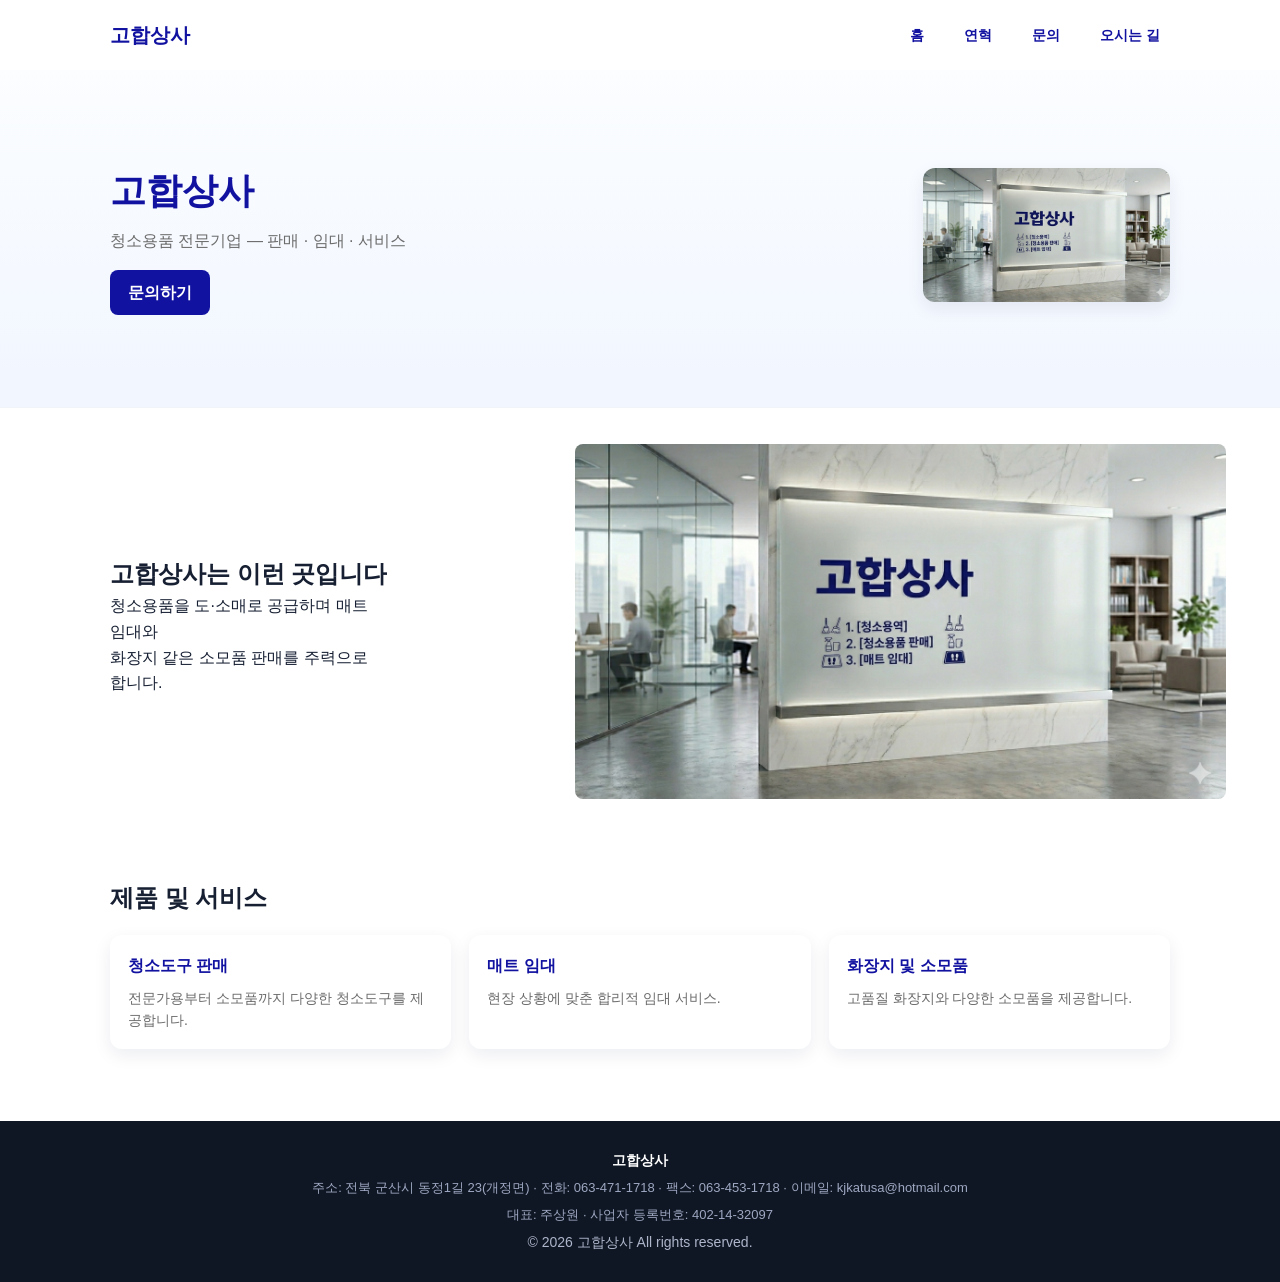
<file: Pages/index.html>
<!doctype html>
<html lang="ko">
<head>
  <meta charset="utf-8" />
  <meta name="viewport" content="width=device-width,initial-scale=1" />
  <title>고합상사</title>
  <link rel="stylesheet" href="css/style.css" />
</head>
<body>
  <div id="site-header"></div>

  <main>
    <section id="hero" class="section hero">
      <div class="container">
        <div class="hero-left">
          <h1>고합상사</h1>
          <p>청소용품 전문기업 — 판매 · 임대 · 서비스</p>
          <a class="hero-cta" href="contact.html">문의하기</a>
        </div>
        <div class="hero-right">
          <img src="assets/logo.png" alt="깨끗함을 상징하는 이미지" class="hero-img" />
        </div>
      </div>
    </section>

    <section id="about" class="section">
      <div class="container two-col">
        <div style="margin-right: 120px;">
          <h1 class="nowrap">고합상사는 이런 곳입니다</h1>
          <p>청소용품을 도·소매로 공급하며 매트 임대와</br>화장지 같은 소모품 판매를 주력으로 합니다.</p>
        </div>
        <div>
            <img src="assets/logo.png" alt="회사 이미지" />
        </div>
      </div>
    </section>

    <section id="products" class="section">
      <div class="container">
        <h2>제품 및 서비스</h2>
        <div class="service-grid">
          <div class="service-card">
            <h3>청소도구 판매</h3>
            <p>전문가용부터 소모품까지 다양한 청소도구를 제공합니다.</p>
          </div>
          <div class="service-card">
            <h3>매트 임대</h3>
            <p>현장 상황에 맞춘 합리적 임대 서비스.</p>
          </div>
          <div class="service-card">
            <h3>화장지 및 소모품</h3>
            <p>고품질 화장지와 다양한 소모품을 제공합니다.</p>
          </div>
        </div>
      </div>
    </section>
  </main>

  <div id="site-footer"></div>
  <script src="js/include.js"></script>
</body>
</html>
</file>
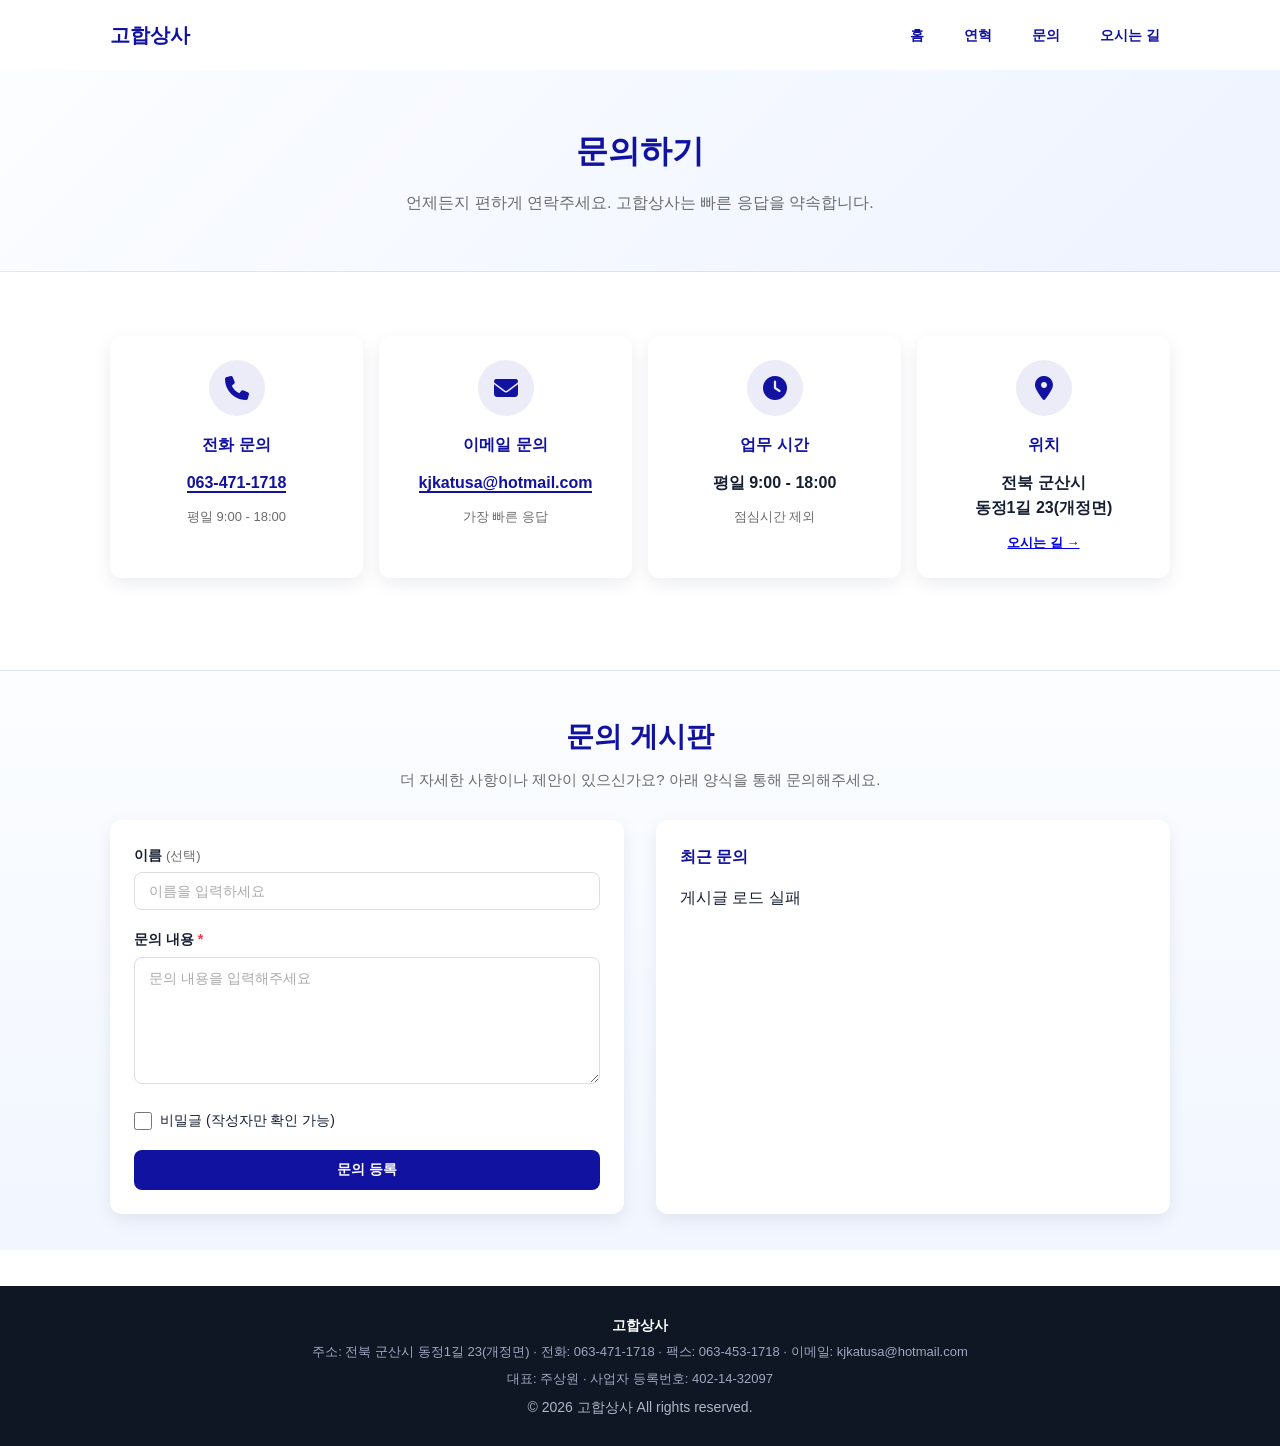
<file: Pages/contact.html>
<!doctype html>
<html lang="ko">
<head>
  <meta charset="utf-8" />
  <meta name="viewport" content="width=device-width,initial-scale=1" />
  <title>문의 - 고합상사</title>
  <link rel="stylesheet" href="css/style.css" />
  <link rel="stylesheet" href="https://cdnjs.cloudflare.com/ajax/libs/font-awesome/6.5.2/css/all.min.css" />
</head>
<body>
  <div id="site-header"></div>

  <main>
    <!-- 연락처 섹션 -->
    <section class="section contact-hero">
      <div class="container">
        <div class="contact-header">
          <h1>문의하기</h1>
          <p>언제든지 편하게 연락주세요. 고합상사는 빠른 응답을 약속합니다.</p>
        </div>
      </div>
    </section>

    <!-- 연락처 정보 카드 -->
    <section class="section container">
      <div class="contact-cards">
        <!-- 전화 카드 -->
        <div class="contact-card">
          <div class="contact-card-icon">
            <i class="fas fa-phone"></i>
          </div>
          <h3>전화 문의</h3>
          <p class="contact-info"><a href="tel:063-471-1718">063-471-1718</a></p>
          <p class="contact-detail">평일 9:00 - 18:00</p>
        </div>

        <!-- 이메일 카드 -->
        <div class="contact-card">
          <div class="contact-card-icon">
            <i class="fas fa-envelope"></i>
          </div>
          <h3>이메일 문의</h3>
          <p class="contact-info"><a href="mailto:kjkatusa@hotmail.com">kjkatusa@hotmail.com</a></p>
          <p class="contact-detail">가장 빠른 응답</p>
        </div>

        <!-- 시간 카드 -->
        <div class="contact-card">
          <div class="contact-card-icon">
            <i class="fas fa-clock"></i>
          </div>
          <h3>업무 시간</h3>
          <p class="contact-info">평일 9:00 - 18:00</p>
          <p class="contact-detail">점심시간 제외</p>
        </div>

        <!-- 위치 카드 -->
        <div class="contact-card">
          <div class="contact-card-icon">
            <i class="fas fa-map-marker-alt"></i>
          </div>
          <h3>위치</h3>
          <p class="contact-info">전북 군산시<br>동정1길 23(개정면)</p>
          <p class="contact-detail"><a href="map.html" class="link-arrow">오시는 길 →</a></p>
        </div>
      </div>
    </section>

    <!-- 게시판 섹션 -->
    <section class="section board-section">
      <div class="container">
        <div class="board-header">
          <h2>문의 게시판</h2>
          <p>더 자세한 사항이나 제안이 있으신가요? 아래 양식을 통해 문의해주세요.</p>
        </div>

        <div class="board-content">
          <!-- 게시판 폼 -->
          <div class="board-form-wrapper">
            <form id="post-form" class="board-form">
              <div class="form-group">
                <label for="post-author" class="form-label">이름 <span class="optional">(선택)</span></label>
                <input id="post-author" type="text" placeholder="이름을 입력하세요" class="form-input" />
              </div>

              <div class="form-group">
                <label for="post-content" class="form-label">문의 내용 <span class="required">*</span></label>
                <textarea id="post-content" rows="5" placeholder="문의 내용을 입력해주세요" class="form-textarea" required></textarea>
              </div>

              <div class="form-group">
                <label class="form-checkbox">
                  <input id="post-secret" type="checkbox" />
                  <span>비밀글 (작성자만 확인 가능)</span>
                </label>
              </div>

              <div class="form-group" id="password-group" style="display:none;">
                <label for="post-password" class="form-label">비밀번호 <span class="required">*</span></label>
                <input id="post-password" type="password" placeholder="4자 이상의 비밀번호를 입력하세요" class="form-input" />
              </div>

              <button id="post-submit" type="submit" class="btn btn-primary">문의 등록</button>
            </form>

            <!-- 폼 제출 피드백 -->
            <div id="form-feedback" class="form-feedback"></div>
          </div>

          <!-- 게시글 목록 -->
          <div class="board-list-wrapper">
            <h3>최근 문의</h3>
            <div id="posts-list" class="posts-list"></div>
            <div id="pagination" class="pagination"></div>
          </div>
        </div>
      </div>
    </section>
  </main>

  <div id="site-footer"></div>
  <script src="js/board.js"></script>
  <script src="js/include.js"></script>
  <script>
    // 비밀글 체크박스 이벤트
    document.getElementById('post-secret').addEventListener('change', function() {
      const passwordGroup = document.getElementById('password-group');
      const passwordInput = document.getElementById('post-password');
      if (this.checked) {
        passwordGroup.style.display = 'block';
        passwordInput.required = true;
      } else {
        passwordGroup.style.display = 'none';
        passwordInput.required = false;
        passwordInput.value = '';
      }
    });
  </script>
</body>
</html>
</file>
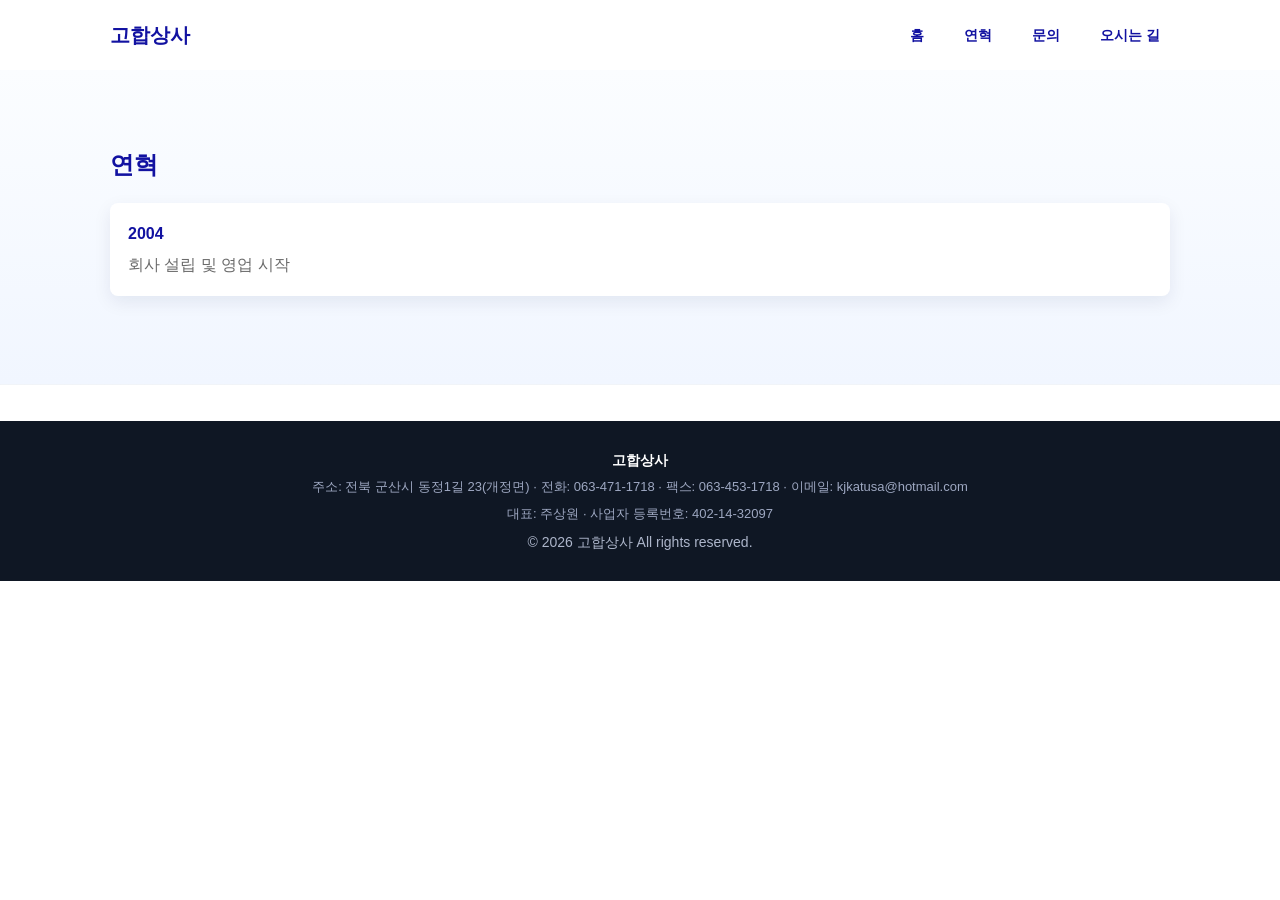
<file: Pages/history.html>
<!doctype html>
<html lang="ko">
<head>
  <meta charset="utf-8" />
  <meta name="viewport" content="width=device-width,initial-scale=1" />
  <title>고합상사</title>
  <link rel="stylesheet" href="css/style.css" />
</head>
<body>
  <div id="site-header"></div>

  <main>
    <section class="timeline">
      <div class="container">
        <h2>연혁</h2>
        <div class="entry">
          <strong>2004</strong>
          <p>회사 설립 및 영업 시작</p>
        </div>
        
        <!-- 이후 추가시 수정
        <div class="entry">
          <strong>2026</strong>
          <p>제품군 확장 및 파트너십 체결</p>
        </div>
        -->

      </div>
    </section>
  </main>

  <div id="site-footer"></div>
  <script src="js/include.js"></script>
</body>
</html>
</file>
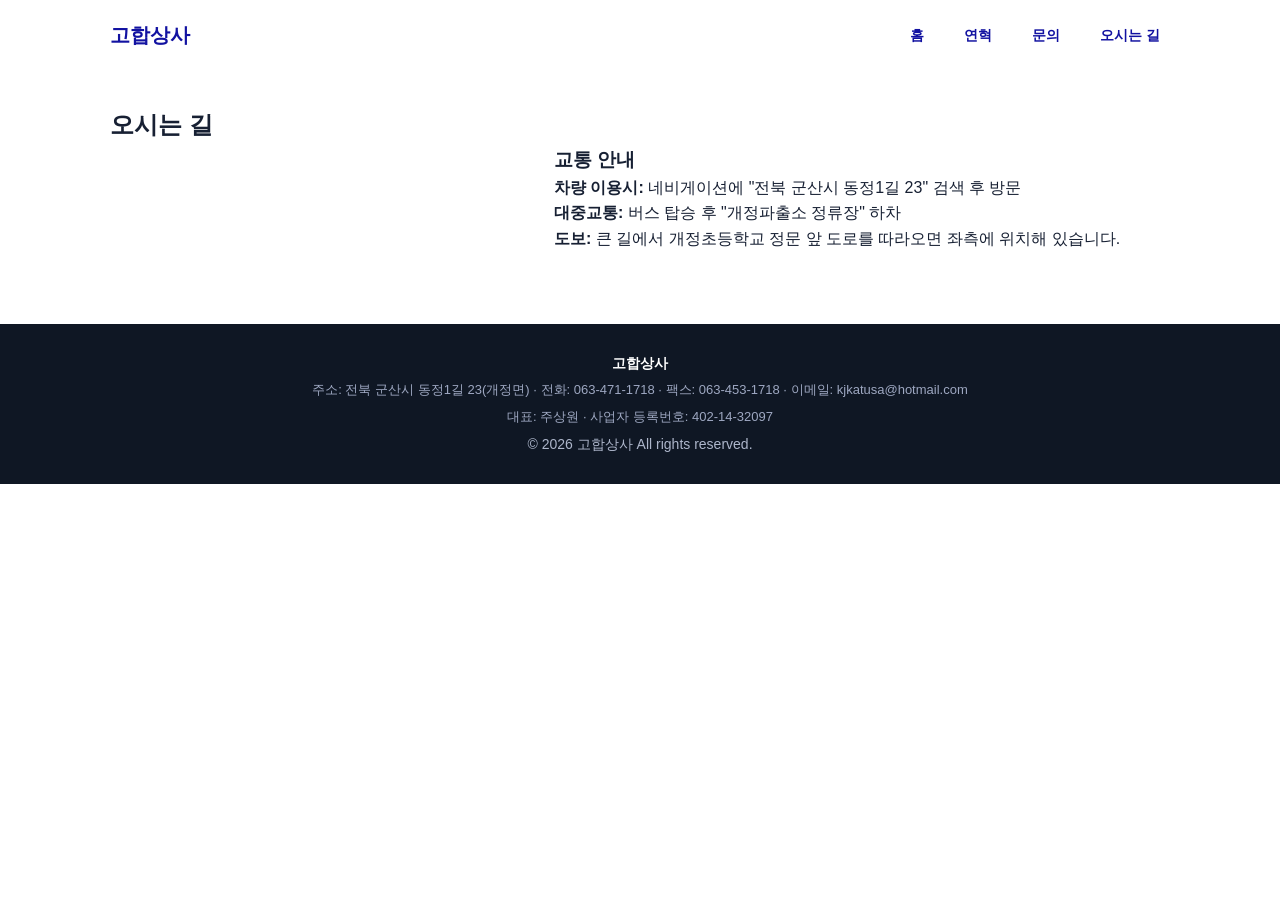
<file: Pages/map.html>
<!doctype html>
<html lang="ko">
<head>
  <meta charset="utf-8" />
  <meta name="viewport" content="width=device-width,initial-scale=1" />
  <title>고합상사</title>
  <link rel="stylesheet" href="css/style.css" />

</head>
<body>
  <div id="site-header"></div>

  <main>
    <section class="section container">
      <h2>오시는 길</h2>
      <div class="map-layout">
        <div class="map-column">
          <div id="daumRoughmapContainer1778221280589" class="root_daum_roughmap root_daum_roughmap_landing"></div>
        </div>
        <div class="guide-column">
          <h3>교통 안내</h3>
          <p><strong>차량 이용시:</strong> 네비게이션에 "전북 군산시 동정1길 23" 검색 후 방문</p>
          <p><strong>대중교통:</strong> 버스 탑승 후 "개정파출소 정류장" 하차</p>
          <p><strong>도보:</strong> 큰 길에서 개정초등학교 정문 앞 도로를 따라오면 좌측에 위치해 있습니다.</p>
        </div>
      </div>
    </section>
  </main>

  <div id="site-footer"></div>
  <script src="js/include.js"></script>
  <script charset="UTF-8" class="daum_roughmap_loader_script" src="https://ssl.daumcdn.net/dmaps/map_js_init/roughmapLoader.js"></script>
  <script charset="UTF-8">
    window.addEventListener('DOMContentLoaded', function () {
      if (!window.daum || !daum.roughmap || !daum.roughmap.Lander) {
        console.error('카카오맵 스크립트를 불러오지 못했습니다.');
        return;
      }

      var mapColumn = document.querySelector('.map-column');
      var mapWidth = mapColumn ? Math.min(400, Math.floor(mapColumn.clientWidth)) : 400;

      new daum.roughmap.Lander({
        "timestamp" : "1778221280589",
        "key" : "2ouh9b79dp8c",
        "mapWidth" : String(mapWidth),
        "mapHeight" : "310"
      }).render();
    });
  </script>
</body>
</html>
</file>
<file: Pages/css/style.css>
:root{
  --brand-blue: #1212a1;
  --brand-blue-600: #0f1790;
  --bg: #ffffff;
  --muted: #6b6b6b;
  --gap: 20px;
  --radius: 10px;
  --card-shadow: 0 6px 18px rgba(16,24,72,0.08);
}
*{box-sizing:border-box;margin:0;padding:0}
@import url('https://fonts.googleapis.com/css2?family=Montserrat:wght@500;700&family=Noto+Sans+KR:wght@300;400;700&display=swap');
body{font-family: 'Noto Sans KR', 'Montserrat', Arial, sans-serif;color:#172033;line-height:1.6;background:var(--bg)}
.container{max-width:1100px;margin:0 auto;padding:36px 20px}

/* Header / Nav */
.site-header{background:transparent}
.site-header .container{display:flex;align-items:center;justify-content:space-between;padding:18px 20px}
.logo{font-weight:700;color:var(--brand-blue);font-size:20px}
.navbar{background:transparent}
.nav-list{display:flex;gap:20px;list-style:none;padding:0;margin:0}
.nav-list a{display:inline-block;padding:6px 10px;color:var(--brand-blue);text-decoration:none;font-weight:600;border-radius:8px;transition:all .18s ease;font-size:14px}
.nav-list a:hover, .nav-list a:focus{background:rgba(18,18,161,0.06);transform:translateY(-2px);box-shadow:0 6px 14px rgba(18,18,161,0.06)}

/* Hero */
.hero{background:linear-gradient(180deg, #fbfdff 0%, #f1f6ff 100%);padding:56px 0;border-bottom:1px solid rgba(16,24,72,0.04)}
.hero .container{display:flex;gap:32px;align-items:center}
.hero-left{flex:1}
.hero-right{flex:1;text-align:right}
.hero h1{color:var(--brand-blue);font-size:36px;margin-bottom:8px}
.hero p{color:var(--muted);font-size:16px;margin-bottom:16px}
.hero .hero-img{width:48%;border-radius:12px;box-shadow:var(--card-shadow)}
.hero .hero-cta{display:inline-block;background:var(--brand-blue);color:#fff;padding:10px 18px;border-radius:8px;text-decoration:none;font-weight:700}

/* Two column */
.two-col{display:flex;gap:12px;align-items:center}
.two-col img{margin-left:56px;max-width:100%;height:auto;border-radius:8px}

/* Services */
.service-grid{display:grid;grid-template-columns:repeat(3,1fr);gap:18px;margin-top:18px}
.service-card{background:#fff;padding:18px;border-radius:12px;box-shadow:var(--card-shadow);min-height:110px}
.service-card h3{margin-bottom:8px;color:var(--brand-blue);font-size:16px}
.service-card p{color:var(--muted);font-size:14px}

/* Footer */
.site-footer{background:#0f1724;color:#c9d2e8;padding:28px 0;margin-top:36px}
.footer-content{max-width:1100px;margin:0 auto;display:flex;flex-direction:column;gap:6px;text-align:center;font-size:14px}
.footer-small{opacity:0.9;color:#aeb8d3;font-size:13px}
.footer-brand{font-weight:700;color:#fff}
.footer-copy{opacity:0.85}

/* Map */
.map-layout{display:flex;gap:20px;flex-wrap:wrap;align-items:flex-start}
.map-column{flex:0 1 400px;min-width:280px;max-width:400px;overflow:hidden;margin-right: 24px;}
.guide-column{flex:1 1 280px;min-width:260px}
.map-column .root_daum_roughmap,
.map-column .wrap_map{width:100% !important;max-width:400px}

/* Timeline */
.timeline{background:linear-gradient(180deg, #fbfdff 0%, #f1f6ff 100%);color:#172033;padding:40px 0;border-bottom:1px solid rgba(16,24,72,0.04)}
.timeline h2{color:var(--brand-blue);margin-bottom:18px}
.timeline .entry{background:#fff;padding:18px;margin:12px 0;border-radius:8px;box-shadow:var(--card-shadow)}
.timeline .entry strong{color:var(--brand-blue);display:block;margin-bottom:6px}
.timeline .entry p{color:var(--muted)}

/* Accessibility focus */
a:focus{outline:3px solid rgba(18,18,161,0.12);outline-offset:2px}

/* Utility: prevent text wrapping for single-line headings */
.nowrap{white-space:nowrap;overflow:hidden;text-overflow:ellipsis}

/* Contact Page: Header */
.contact-hero{background:linear-gradient(135deg, #fbfdff 0%, #eef3ff 100%);border-bottom:1px solid rgba(18,18,161,0.1)}
.contact-header{text-align:center;padding:20px 0}
.contact-header h1{color:var(--brand-blue);font-size:32px;margin-bottom:12px}
.contact-header p{color:var(--muted);font-size:16px;max-width:600px;margin:0 auto}

/* Contact Cards */
.contact-cards{display:grid;grid-template-columns:repeat(4,1fr);gap:16px;margin:28px 0}
.contact-card{background:#fff;padding:24px;border-radius:12px;box-shadow:var(--card-shadow);text-align:center;transition:all 0.3s ease}
.contact-card:hover{transform:translateY(-4px);box-shadow:0 12px 24px rgba(18,18,161,0.12)}
.contact-card-icon{width:56px;height:56px;background:rgba(18,18,161,0.08);border-radius:50%;display:flex;align-items:center;justify-content:center;margin:0 auto 16px;font-size:24px;color:var(--brand-blue)}
.contact-card h3{color:var(--brand-blue);font-size:16px;margin-bottom:8px;font-weight:700}
.contact-info{font-size:16px;font-weight:600;color:#172033;margin:12px 0}
.contact-info a{color:var(--brand-blue);text-decoration:none;border-bottom:2px solid var(--brand-blue);transition:all 0.2s ease}
.contact-info a:hover{color:var(--brand-blue-600)}
.contact-detail{font-size:13px;color:var(--muted);margin:0}
.link-arrow{font-weight:600;display:inline-block;transition:transform 0.2s ease}
.link-arrow:hover{transform:translateX(3px)}

/* Board Section */
.board-section{background:linear-gradient(180deg, #fbfdff 0%, #f1f6ff 100%);margin-top:28px;border-top:1px solid rgba(18,18,161,0.08)}
.board-header{text-align:center;margin-bottom:28px;padding-top:8px}
.board-header h2{color:var(--brand-blue);font-size:28px;margin-bottom:8px}
.board-header p{color:var(--muted);font-size:15px}
.board-content{display:grid;grid-template-columns:1fr 1fr;gap:32px;max-width:1200px;margin:0 auto}

/* Form Styles */
.form-group{margin-bottom:18px}
.form-label{display:block;font-size:14px;font-weight:600;color:#172033;margin-bottom:6px}
.required{color:#e63946;font-weight:700}
.optional{color:var(--muted);font-weight:400;font-size:13px}
.form-input,.form-textarea{width:100%;padding:10px 14px;font-family:inherit;font-size:14px;border:1px solid #ddd;border-radius:8px;background:#fff;color:#172033;transition:all 0.2s ease}
.form-input:focus,.form-textarea:focus{outline:none;border-color:var(--brand-blue);box-shadow:0 0 0 3px rgba(18,18,161,0.1)}
.form-input::placeholder,.form-textarea::placeholder{color:#aaa}
.form-textarea{resize:vertical;line-height:1.5}
.form-checkbox{display:flex;align-items:center;gap:8px;cursor:pointer;font-size:14px;color:#172033}
.form-checkbox input{cursor:pointer;width:18px;height:18px;accent-color:var(--brand-blue)}

/* Button Styles */
.btn{display:inline-block;padding:11px 22px;border:none;border-radius:8px;font-size:14px;font-weight:600;cursor:pointer;transition:all 0.2s ease;text-decoration:none;text-align:center}
.btn-primary{background:var(--brand-blue);color:#fff;width:100%}
.btn-primary:hover{background:var(--brand-blue-600);transform:translateY(-2px);box-shadow:0 6px 16px rgba(18,18,161,0.2)}
.btn-primary:active{transform:translateY(0);box-shadow:0 2px 8px rgba(18,18,161,0.15)}

/* Form Feedback */
.form-feedback{margin-top:12px;padding:12px 14px;border-radius:8px;font-size:14px;display:none}
.form-feedback.success{background:#d4edda;color:#155724;border:1px solid #c3e6cb;display:block}
.form-feedback.error{background:#f8d7da;color:#721c24;border:1px solid #f5c6cb;display:block}

/* Board Form Wrapper */
.board-form-wrapper{background:#fff;padding:24px;border-radius:12px;box-shadow:var(--card-shadow)}
.board-form{display:flex;flex-direction:column}

/* Posts List */
.board-list-wrapper{background:#fff;padding:24px;border-radius:12px;box-shadow:var(--card-shadow)}
.board-list-wrapper h3{color:var(--brand-blue);font-size:16px;margin-bottom:16px;font-weight:700}
.posts-list{display:flex;flex-direction:column;gap:12px}
.post-item{padding:14px;border:1px solid rgba(18,18,161,0.06);border-radius:8px;background:#fafbfc;transition:all 0.2s ease}
.post-item:hover{background:#f5f8ff;border-color:rgba(18,18,161,0.15)}
.post-header{display:flex;justify-content:space-between;align-items:flex-start;margin-bottom:8px;font-size:13px}
.post-author{font-weight:600;color:#172033}
.post-date{color:var(--muted)}
.post-secret-badge{background:var(--brand-blue);color:#fff;padding:2px 8px;border-radius:4px;font-size:11px;font-weight:600}
.post-content{color:#172033;font-size:14px;line-height:1.5;margin-bottom:8px}
.post-reply{margin-top:12px;padding:12px;border-left:3px solid var(--brand-blue);background:rgba(18,18,161,0.03);border-radius:4px;font-size:13px}
.post-reply strong{color:var(--brand-blue);display:block;margin-bottom:4px}

/* Pagination */
.pagination{display:flex;gap:6px;justify-content:center;margin-top:16px}
.pagination button{padding:6px 12px;border:1px solid #ddd;background:#fff;border-radius:4px;cursor:pointer;font-size:13px;color:var(--brand-blue);transition:all 0.2s ease}
.pagination button:hover{background:rgba(18,18,161,0.06);border-color:var(--brand-blue)}
.pagination button.active{background:var(--brand-blue);color:#fff;border-color:var(--brand-blue)}

/* Responsive */
@media(max-width:900px){
  .service-grid{grid-template-columns:repeat(2,1fr)}
  .contact-cards{grid-template-columns:repeat(2,1fr)}
  .board-content{grid-template-columns:1fr;gap:24px}
  .hero .hero-img{display:none}
  .hero .container{flex-direction:column;align-items:flex-start}
  .hero-left,
  .hero-right{flex:unset;width:100%;text-align:left}
  .map-column,
  .guide-column{max-width:100%;flex-basis:100%}
}
@media(max-width:600px){
  .service-grid{grid-template-columns:1fr}
  .contact-cards{grid-template-columns:1fr}
  .nav-list{gap:10px}
  .logo{font-size:18px}
  .contact-header h1{font-size:24px}
  .contact-card{padding:18px}
  .board-form-wrapper,.board-list-wrapper{padding:18px}
}
</file>
